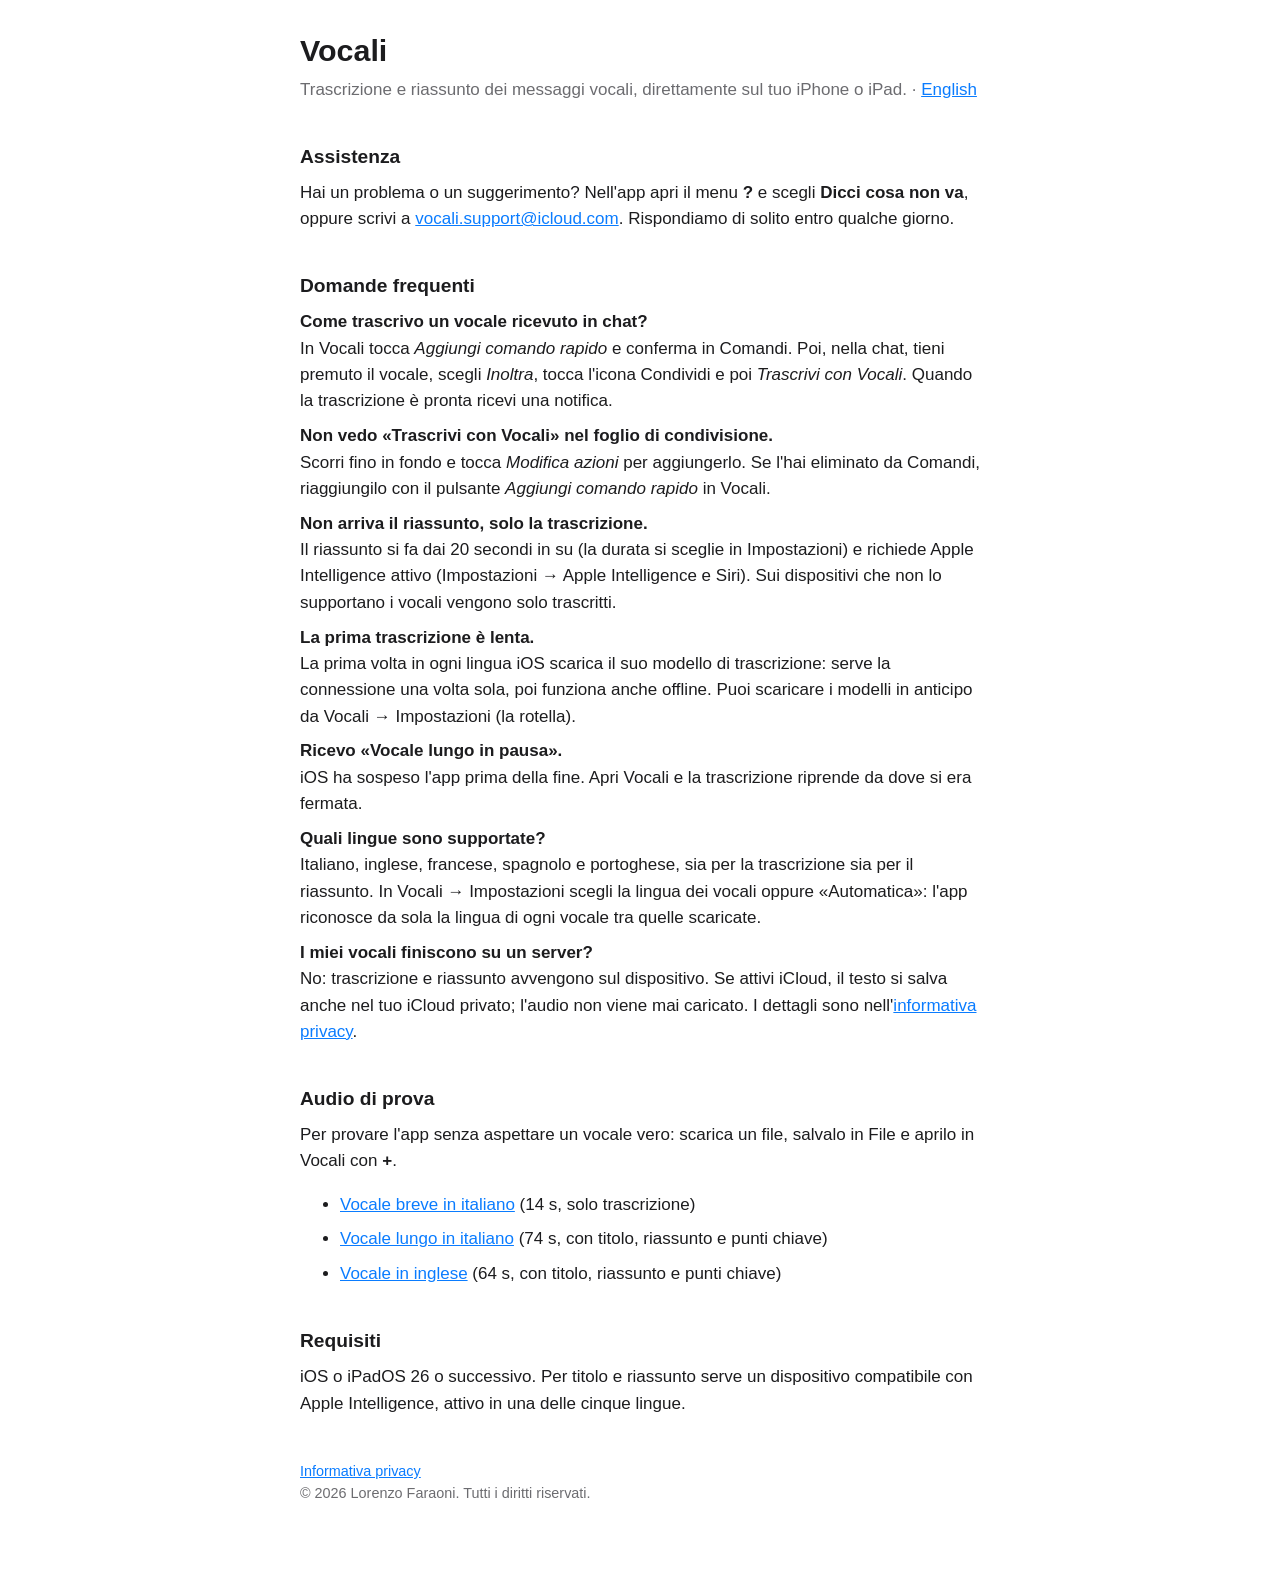
<file: index.html>
<!doctype html>
<html lang="it">
<head>
  <meta charset="utf-8">
  <meta name="viewport" content="width=device-width, initial-scale=1">
  <title>Vocali — Supporto</title>
  <link rel="stylesheet" href="stile.css">
</head>
<body>
<main>
  <h1>Vocali</h1>
  <p class="data">Trascrizione e riassunto dei messaggi vocali, direttamente sul tuo iPhone o iPad. · <a href="en/" lang="en">English</a></p>

  <h2>Assistenza</h2>
  <p>Hai un problema o un suggerimento? Nell'app apri il menu <strong>?</strong> e scegli <strong>Dicci cosa non va</strong>, oppure scrivi a <a href="mailto:vocali.support@icloud.com">vocali.support@icloud.com</a>. Rispondiamo di solito entro qualche giorno.</p>

  <h2>Domande frequenti</h2>

  <p><strong>Come trascrivo un vocale ricevuto in chat?</strong><br>
  In Vocali tocca <em>Aggiungi comando rapido</em> e conferma in Comandi. Poi, nella chat, tieni premuto il vocale, scegli <em>Inoltra</em>, tocca l'icona Condividi e poi <em>Trascrivi con Vocali</em>. Quando la trascrizione è pronta ricevi una notifica.</p>

  <p><strong>Non vedo «Trascrivi con Vocali» nel foglio di condivisione.</strong><br>
  Scorri fino in fondo e tocca <em>Modifica azioni</em> per aggiungerlo. Se l'hai eliminato da Comandi, riaggiungilo con il pulsante <em>Aggiungi comando rapido</em> in Vocali.</p>

  <p><strong>Non arriva il riassunto, solo la trascrizione.</strong><br>
  Il riassunto si fa dai 20 secondi in su (la durata si sceglie in Impostazioni) e richiede Apple Intelligence attivo (Impostazioni → Apple Intelligence e Siri). Sui dispositivi che non lo supportano i vocali vengono solo trascritti.</p>

  <p><strong>La prima trascrizione è lenta.</strong><br>
  La prima volta in ogni lingua iOS scarica il suo modello di trascrizione: serve la connessione una volta sola, poi funziona anche offline. Puoi scaricare i modelli in anticipo da Vocali → Impostazioni (la rotella).</p>

  <p><strong>Ricevo «Vocale lungo in pausa».</strong><br>
  iOS ha sospeso l'app prima della fine. Apri Vocali e la trascrizione riprende da dove si era fermata.</p>

  <p><strong>Quali lingue sono supportate?</strong><br>
  Italiano, inglese, francese, spagnolo e portoghese, sia per la trascrizione sia per il riassunto. In Vocali → Impostazioni scegli la lingua dei vocali oppure «Automatica»: l'app riconosce da sola la lingua di ogni vocale tra quelle scaricate.</p>

  <p><strong>I miei vocali finiscono su un server?</strong><br>
  No: trascrizione e riassunto avvengono sul dispositivo. Se attivi iCloud, il testo si salva anche nel tuo iCloud privato; l'audio non viene mai caricato. I dettagli sono nell'<a href="privacy.html">informativa privacy</a>.</p>

  <h2>Audio di prova</h2>
  <p>Per provare l'app senza aspettare un vocale vero: scarica un file, salvalo in File e aprilo in Vocali con <strong>+</strong>.</p>
  <ul>
    <li><a href="audio/vocale-breve.m4a" download>Vocale breve in italiano</a> (14 s, solo trascrizione)</li>
    <li><a href="audio/vocale-lungo.m4a" download>Vocale lungo in italiano</a> (74 s, con titolo, riassunto e punti chiave)</li>
    <li><a href="audio/voice-message-en.m4a" download>Vocale in inglese</a> (64 s, con titolo, riassunto e punti chiave)</li>
  </ul>

  <h2>Requisiti</h2>
  <p>iOS o iPadOS 26 o successivo. Per titolo e riassunto serve un dispositivo compatibile con Apple Intelligence, attivo in una delle cinque lingue.</p>

  <footer><a href="privacy.html">Informativa privacy</a><br>© 2026 Lorenzo Faraoni. Tutti i diritti riservati.</footer>
</main>
</body>
</html>
</file>
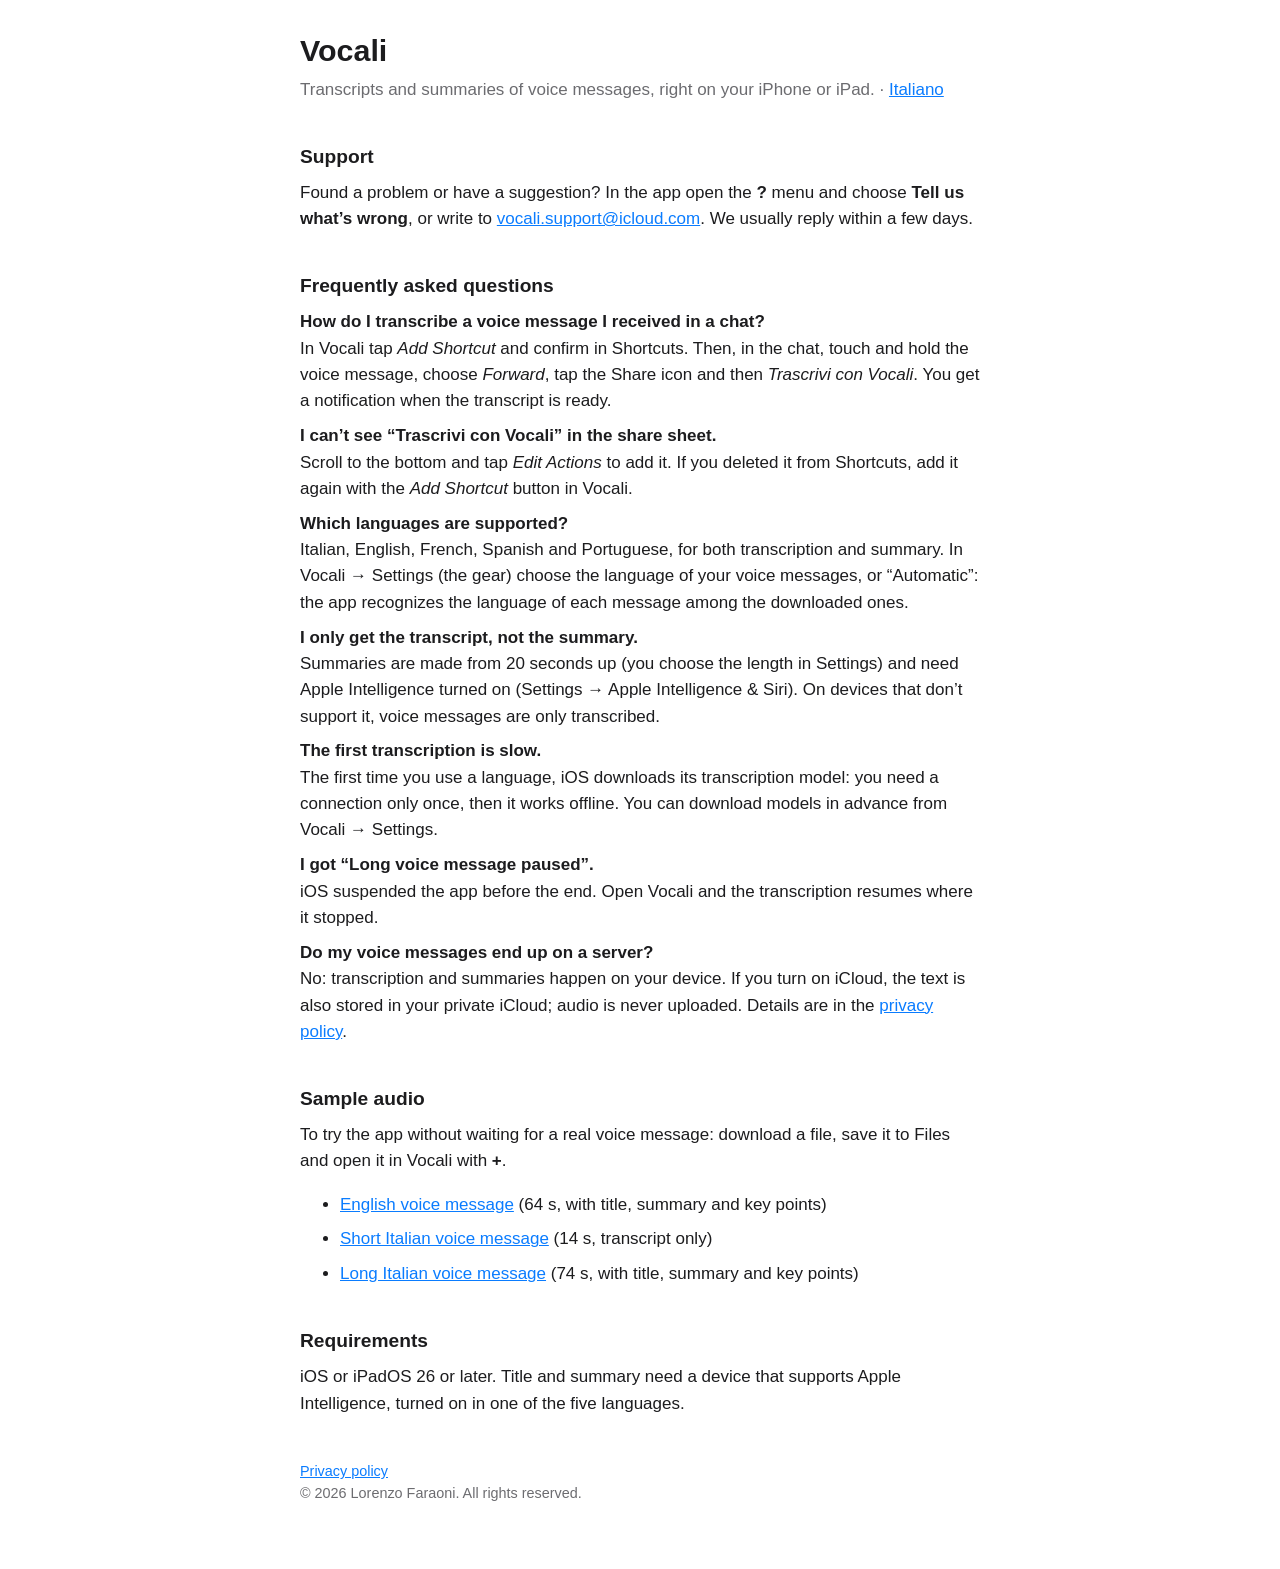
<file: en/index.html>
<!doctype html>
<html lang="en">
<head>
  <meta charset="utf-8">
  <meta name="viewport" content="width=device-width, initial-scale=1">
  <title>Vocali — Support</title>
  <link rel="stylesheet" href="../stile.css">
</head>
<body>
<main>
  <h1>Vocali</h1>
  <p class="data">Transcripts and summaries of voice messages, right on your iPhone or iPad. · <a href="../" lang="it">Italiano</a></p>

  <h2>Support</h2>
  <p>Found a problem or have a suggestion? In the app open the <strong>?</strong> menu and choose <strong>Tell us what’s wrong</strong>, or write to <a href="mailto:vocali.support@icloud.com">vocali.support@icloud.com</a>. We usually reply within a few days.</p>

  <h2>Frequently asked questions</h2>

  <p><strong>How do I transcribe a voice message I received in a chat?</strong><br>
  In Vocali tap <em>Add Shortcut</em> and confirm in Shortcuts. Then, in the chat, touch and hold the voice message, choose <em>Forward</em>, tap the Share icon and then <em>Trascrivi con Vocali</em>. You get a notification when the transcript is ready.</p>

  <p><strong>I can’t see “Trascrivi con Vocali” in the share sheet.</strong><br>
  Scroll to the bottom and tap <em>Edit Actions</em> to add it. If you deleted it from Shortcuts, add it again with the <em>Add Shortcut</em> button in Vocali.</p>

  <p><strong>Which languages are supported?</strong><br>
  Italian, English, French, Spanish and Portuguese, for both transcription and summary. In Vocali → Settings (the gear) choose the language of your voice messages, or “Automatic”: the app recognizes the language of each message among the downloaded ones.</p>

  <p><strong>I only get the transcript, not the summary.</strong><br>
  Summaries are made from 20 seconds up (you choose the length in Settings) and need Apple Intelligence turned on (Settings → Apple Intelligence &amp; Siri). On devices that don’t support it, voice messages are only transcribed.</p>

  <p><strong>The first transcription is slow.</strong><br>
  The first time you use a language, iOS downloads its transcription model: you need a connection only once, then it works offline. You can download models in advance from Vocali → Settings.</p>

  <p><strong>I got “Long voice message paused”.</strong><br>
  iOS suspended the app before the end. Open Vocali and the transcription resumes where it stopped.</p>

  <p><strong>Do my voice messages end up on a server?</strong><br>
  No: transcription and summaries happen on your device. If you turn on iCloud, the text is also stored in your private iCloud; audio is never uploaded. Details are in the <a href="privacy.html">privacy policy</a>.</p>

  <h2>Sample audio</h2>
  <p>To try the app without waiting for a real voice message: download a file, save it to Files and open it in Vocali with <strong>+</strong>.</p>
  <ul>
    <li><a href="../audio/voice-message-en.m4a" download>English voice message</a> (64 s, with title, summary and key points)</li>
    <li><a href="../audio/vocale-breve.m4a" download>Short Italian voice message</a> (14 s, transcript only)</li>
    <li><a href="../audio/vocale-lungo.m4a" download>Long Italian voice message</a> (74 s, with title, summary and key points)</li>
  </ul>

  <h2>Requirements</h2>
  <p>iOS or iPadOS 26 or later. Title and summary need a device that supports Apple Intelligence, turned on in one of the five languages.</p>

  <footer><a href="privacy.html">Privacy policy</a><br>© 2026 Lorenzo Faraoni. All rights reserved.</footer>
</main>
</body>
</html>
</file>
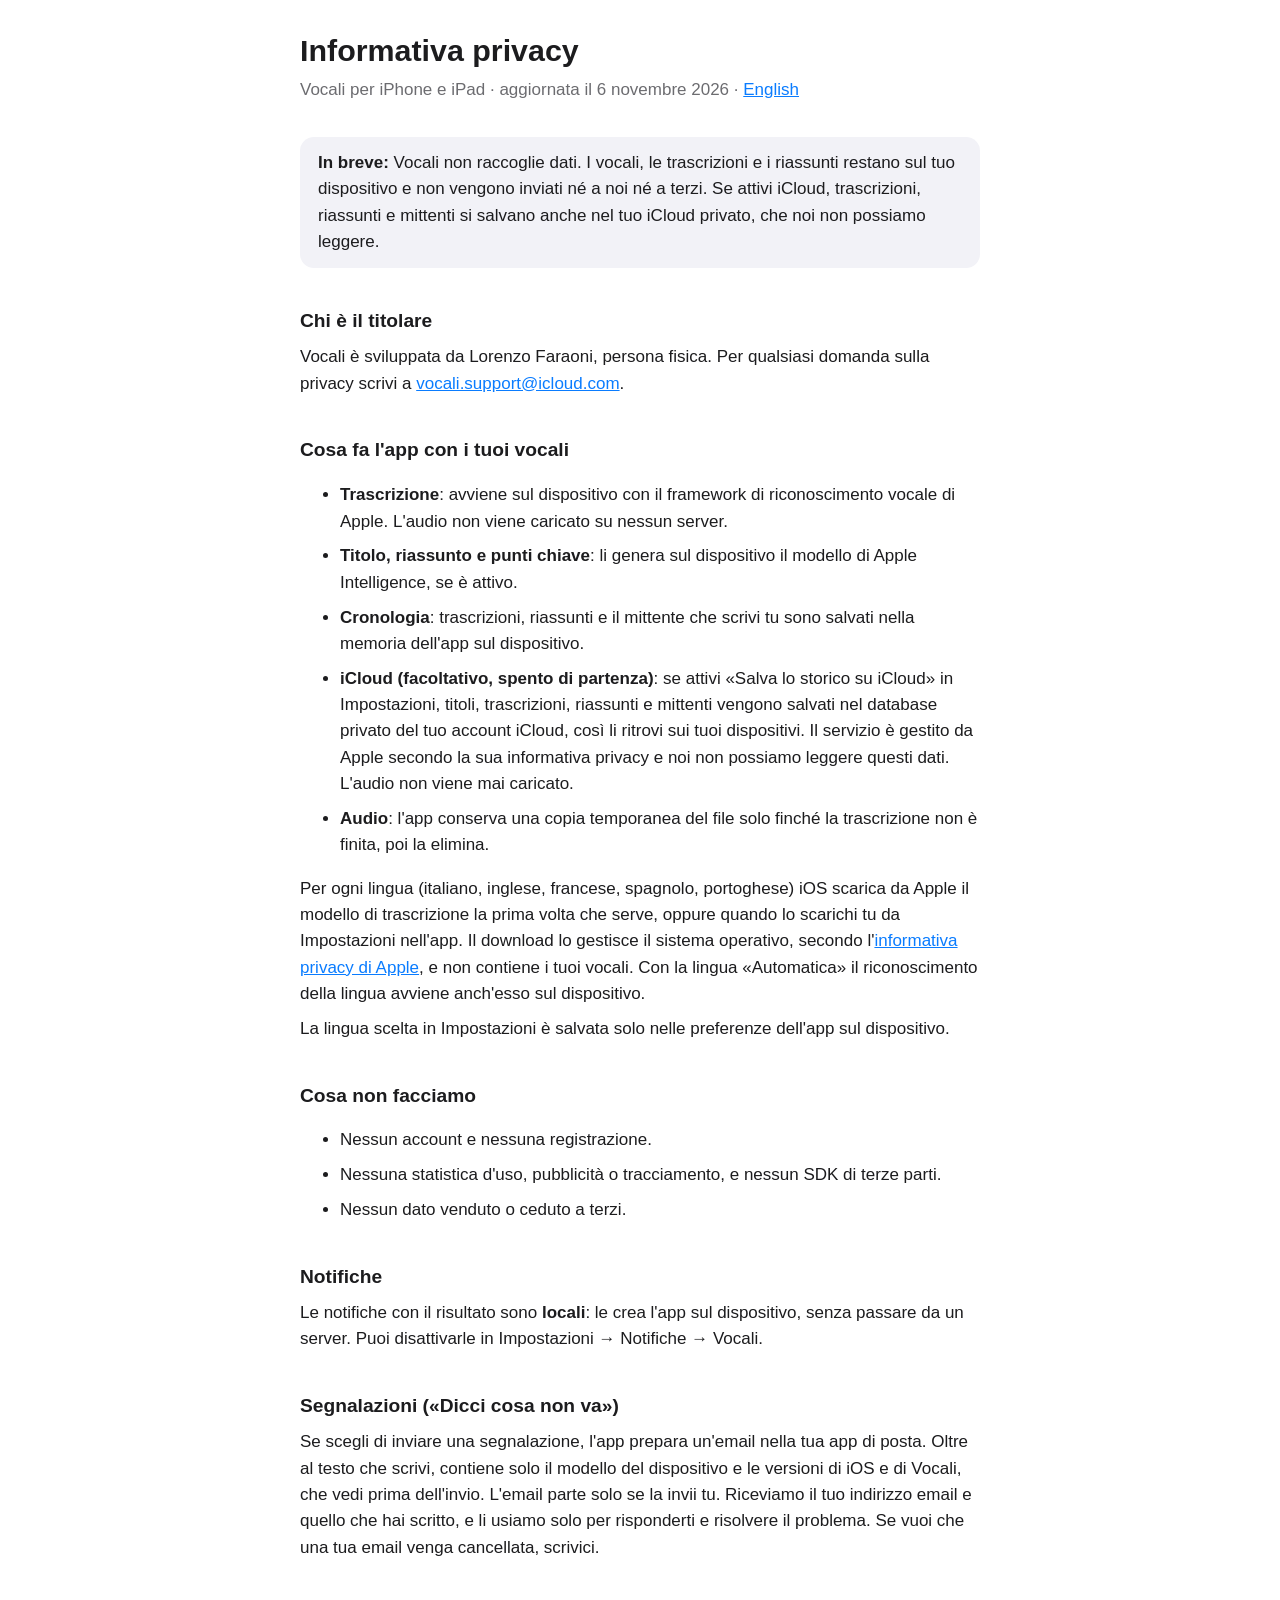
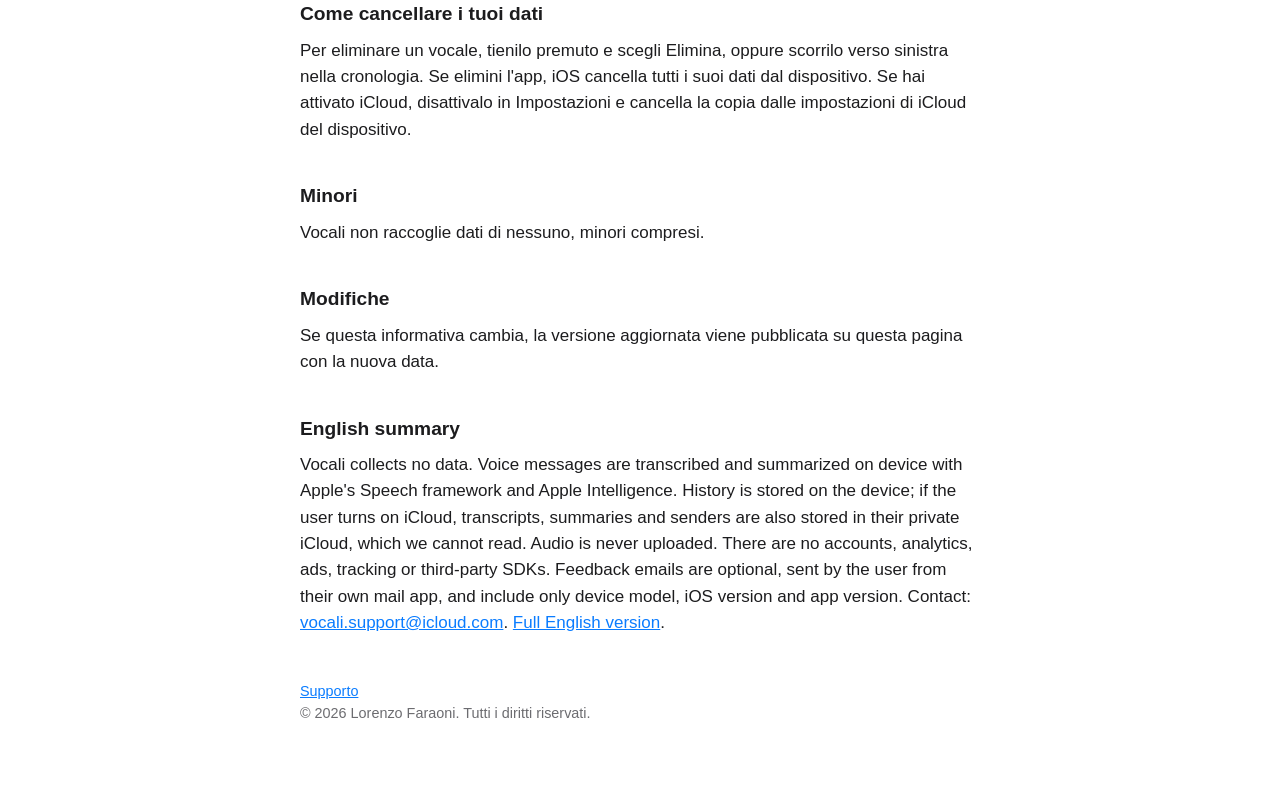
<file: privacy.html>
<!doctype html>
<html lang="it">
<head>
  <meta charset="utf-8">
  <meta name="viewport" content="width=device-width, initial-scale=1">
  <title>Vocali — Informativa privacy</title>
  <link rel="stylesheet" href="stile.css">
</head>
<body>
<main>
  <h1>Informativa privacy</h1>
  <p class="data">Vocali per iPhone e iPad · aggiornata il 6 novembre 2026 · <a href="en/privacy.html" lang="en">English</a></p>

  <div class="riquadro">
    <p><strong>In breve:</strong> Vocali non raccoglie dati. I vocali, le trascrizioni e i riassunti restano sul tuo dispositivo e non vengono inviati né a noi né a terzi. Se attivi iCloud, trascrizioni, riassunti e mittenti si salvano anche nel tuo iCloud privato, che noi non possiamo leggere.</p>
  </div>

  <h2>Chi è il titolare</h2>
  <p>Vocali è sviluppata da Lorenzo Faraoni, persona fisica. Per qualsiasi domanda sulla privacy scrivi a <a href="mailto:vocali.support@icloud.com">vocali.support@icloud.com</a>.</p>

  <h2>Cosa fa l'app con i tuoi vocali</h2>
  <ul>
    <li><strong>Trascrizione</strong>: avviene sul dispositivo con il framework di riconoscimento vocale di Apple. L'audio non viene caricato su nessun server.</li>
    <li><strong>Titolo, riassunto e punti chiave</strong>: li genera sul dispositivo il modello di Apple Intelligence, se è attivo.</li>
    <li><strong>Cronologia</strong>: trascrizioni, riassunti e il mittente che scrivi tu sono salvati nella memoria dell'app sul dispositivo.</li>
    <li><strong>iCloud (facoltativo, spento di partenza)</strong>: se attivi «Salva lo storico su iCloud» in Impostazioni, titoli, trascrizioni, riassunti e mittenti vengono salvati nel database privato del tuo account iCloud, così li ritrovi sui tuoi dispositivi. Il servizio è gestito da Apple secondo la sua informativa privacy e noi non possiamo leggere questi dati. L'audio non viene mai caricato.</li>
    <li><strong>Audio</strong>: l'app conserva una copia temporanea del file solo finché la trascrizione non è finita, poi la elimina.</li>
  </ul>
  <p>Per ogni lingua (italiano, inglese, francese, spagnolo, portoghese) iOS scarica da Apple il modello di trascrizione la prima volta che serve, oppure quando lo scarichi tu da Impostazioni nell'app. Il download lo gestisce il sistema operativo, secondo l'<a href="https://www.apple.com/it/legal/privacy/">informativa privacy di Apple</a>, e non contiene i tuoi vocali. Con la lingua «Automatica» il riconoscimento della lingua avviene anch'esso sul dispositivo.</p>
  <p>La lingua scelta in Impostazioni è salvata solo nelle preferenze dell'app sul dispositivo.</p>

  <h2>Cosa non facciamo</h2>
  <ul>
    <li>Nessun account e nessuna registrazione.</li>
    <li>Nessuna statistica d'uso, pubblicità o tracciamento, e nessun SDK di terze parti.</li>
    <li>Nessun dato venduto o ceduto a terzi.</li>
  </ul>

  <h2>Notifiche</h2>
  <p>Le notifiche con il risultato sono <strong>locali</strong>: le crea l'app sul dispositivo, senza passare da un server. Puoi disattivarle in Impostazioni → Notifiche → Vocali.</p>

  <h2>Segnalazioni («Dicci cosa non va»)</h2>
  <p>Se scegli di inviare una segnalazione, l'app prepara un'email nella tua app di posta. Oltre al testo che scrivi, contiene solo il modello del dispositivo e le versioni di iOS e di Vocali, che vedi prima dell'invio. L'email parte solo se la invii tu. Riceviamo il tuo indirizzo email e quello che hai scritto, e li usiamo solo per risponderti e risolvere il problema. Se vuoi che una tua email venga cancellata, scrivici.</p>

  <h2>Come cancellare i tuoi dati</h2>
  <p>Per eliminare un vocale, tienilo premuto e scegli Elimina, oppure scorrilo verso sinistra nella cronologia. Se elimini l'app, iOS cancella tutti i suoi dati dal dispositivo. Se hai attivato iCloud, disattivalo in Impostazioni e cancella la copia dalle impostazioni di iCloud del dispositivo.</p>

  <h2>Minori</h2>
  <p>Vocali non raccoglie dati di nessuno, minori compresi.</p>

  <h2>Modifiche</h2>
  <p>Se questa informativa cambia, la versione aggiornata viene pubblicata su questa pagina con la nuova data.</p>

  <h2 lang="en">English summary</h2>
  <p lang="en">Vocali collects no data. Voice messages are transcribed and summarized on device with Apple's Speech framework and Apple Intelligence. History is stored on the device; if the user turns on iCloud, transcripts, summaries and senders are also stored in their private iCloud, which we cannot read. Audio is never uploaded. There are no accounts, analytics, ads, tracking or third-party SDKs. Feedback emails are optional, sent by the user from their own mail app, and include only device model, iOS version and app version. Contact: <a href="mailto:vocali.support@icloud.com">vocali.support@icloud.com</a>. <a href="en/privacy.html">Full English version</a>.</p>

  <footer><a href="./">Supporto</a><br>© 2026 Lorenzo Faraoni. Tutti i diritti riservati.</footer>
</main>
</body>
</html>
</file>
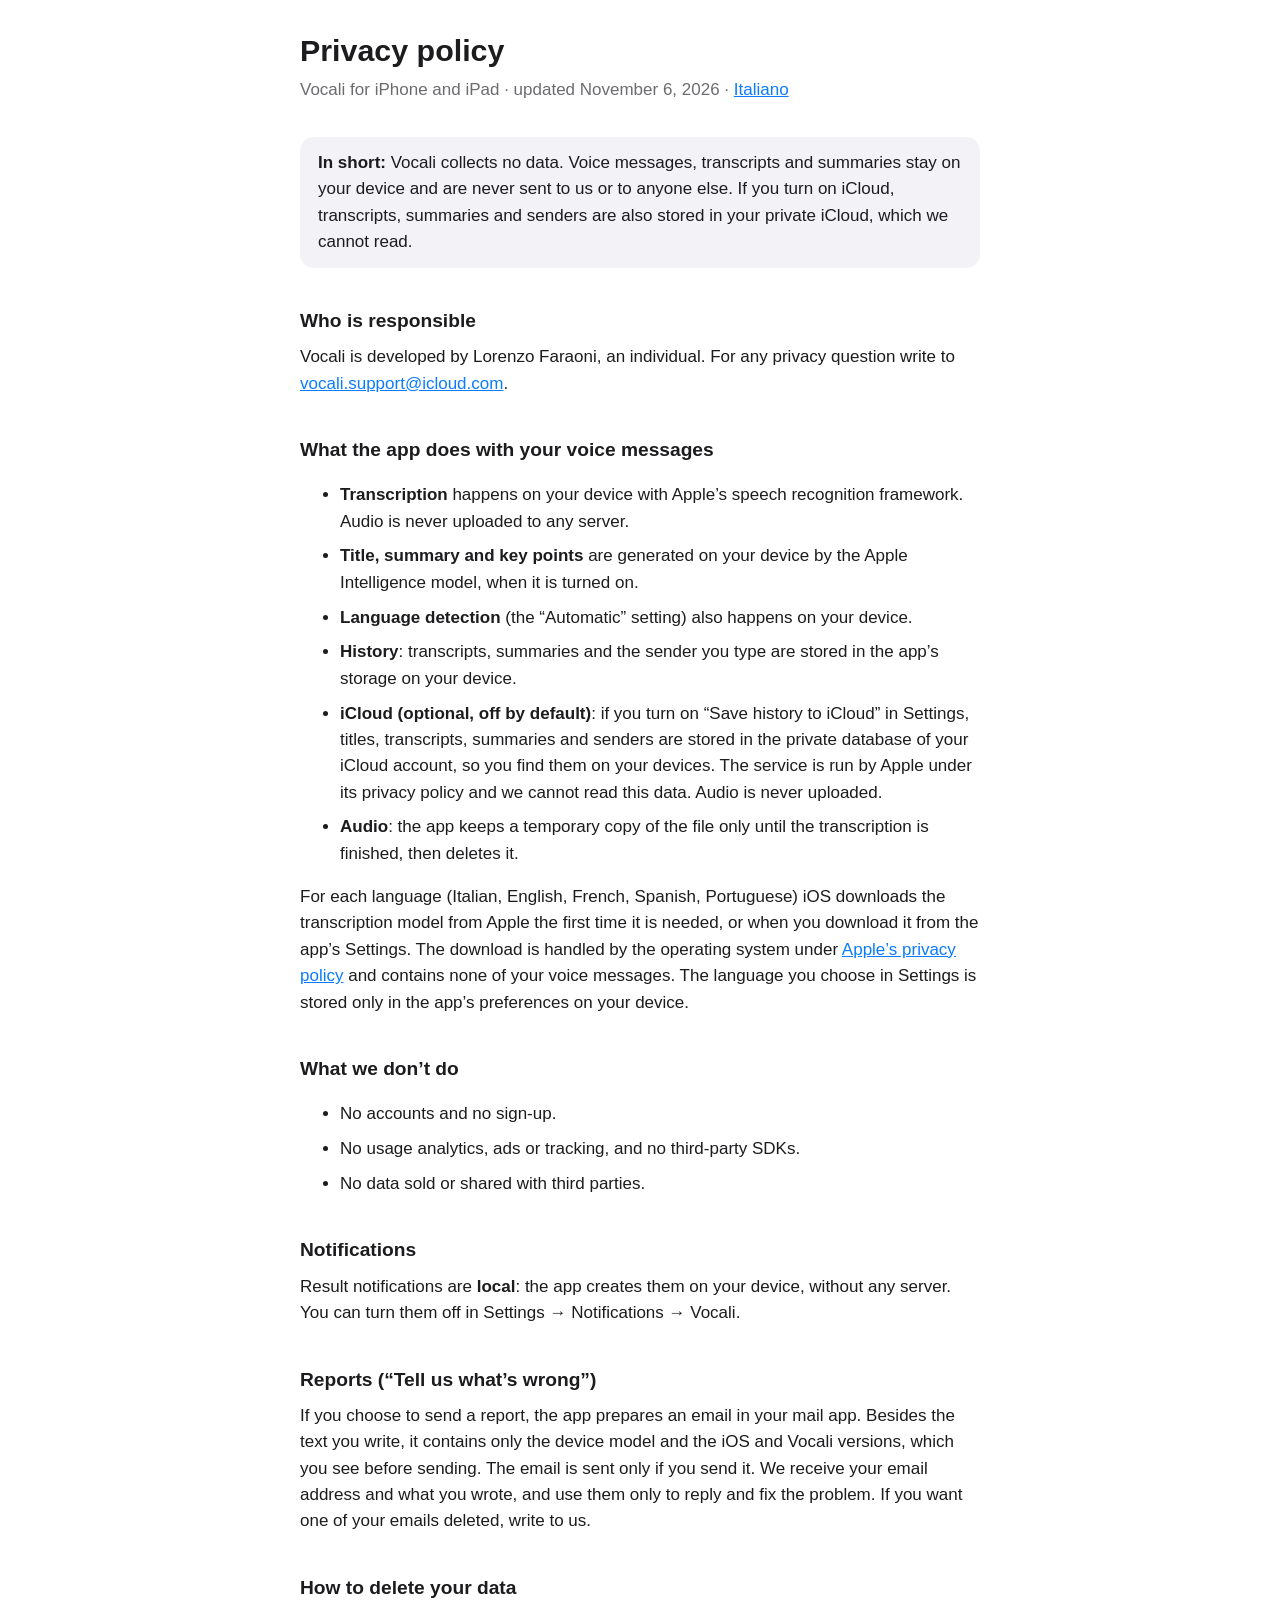
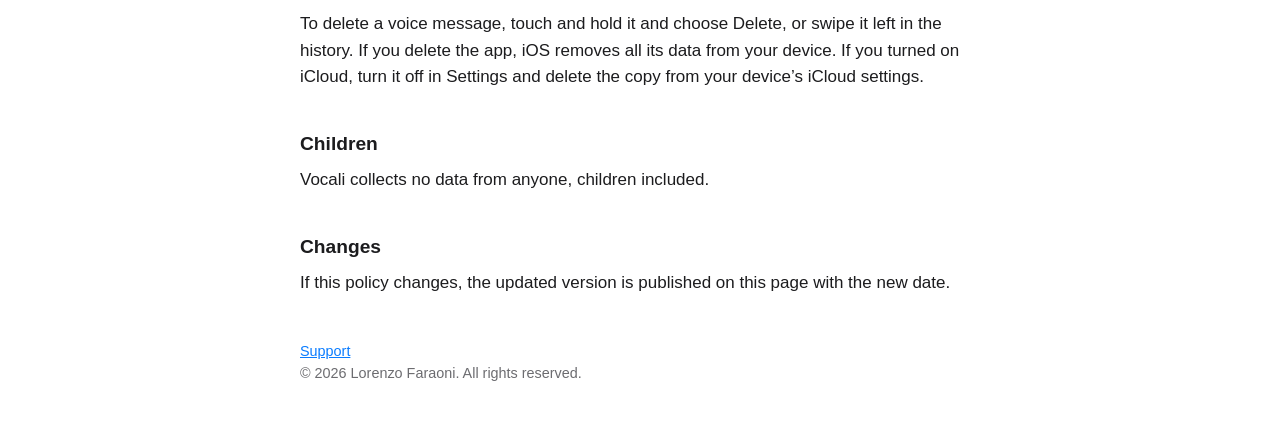
<file: en/privacy.html>
<!doctype html>
<html lang="en">
<head>
  <meta charset="utf-8">
  <meta name="viewport" content="width=device-width, initial-scale=1">
  <title>Vocali — Privacy policy</title>
  <link rel="stylesheet" href="../stile.css">
</head>
<body>
<main>
  <h1>Privacy policy</h1>
  <p class="data">Vocali for iPhone and iPad · updated November 6, 2026 · <a href="../privacy.html" lang="it">Italiano</a></p>

  <div class="riquadro">
    <p><strong>In short:</strong> Vocali collects no data. Voice messages, transcripts and summaries stay on your device and are never sent to us or to anyone else. If you turn on iCloud, transcripts, summaries and senders are also stored in your private iCloud, which we cannot read.</p>
  </div>

  <h2>Who is responsible</h2>
  <p>Vocali is developed by Lorenzo Faraoni, an individual. For any privacy question write to <a href="mailto:vocali.support@icloud.com">vocali.support@icloud.com</a>.</p>

  <h2>What the app does with your voice messages</h2>
  <ul>
    <li><strong>Transcription</strong> happens on your device with Apple’s speech recognition framework. Audio is never uploaded to any server.</li>
    <li><strong>Title, summary and key points</strong> are generated on your device by the Apple Intelligence model, when it is turned on.</li>
    <li><strong>Language detection</strong> (the “Automatic” setting) also happens on your device.</li>
    <li><strong>History</strong>: transcripts, summaries and the sender you type are stored in the app’s storage on your device.</li>
    <li><strong>iCloud (optional, off by default)</strong>: if you turn on “Save history to iCloud” in Settings, titles, transcripts, summaries and senders are stored in the private database of your iCloud account, so you find them on your devices. The service is run by Apple under its privacy policy and we cannot read this data. Audio is never uploaded.</li>
    <li><strong>Audio</strong>: the app keeps a temporary copy of the file only until the transcription is finished, then deletes it.</li>
  </ul>
  <p>For each language (Italian, English, French, Spanish, Portuguese) iOS downloads the transcription model from Apple the first time it is needed, or when you download it from the app’s Settings. The download is handled by the operating system under <a href="https://www.apple.com/legal/privacy/">Apple’s privacy policy</a> and contains none of your voice messages. The language you choose in Settings is stored only in the app’s preferences on your device.</p>

  <h2>What we don’t do</h2>
  <ul>
    <li>No accounts and no sign-up.</li>
    <li>No usage analytics, ads or tracking, and no third-party SDKs.</li>
    <li>No data sold or shared with third parties.</li>
  </ul>

  <h2>Notifications</h2>
  <p>Result notifications are <strong>local</strong>: the app creates them on your device, without any server. You can turn them off in Settings → Notifications → Vocali.</p>

  <h2>Reports (“Tell us what’s wrong”)</h2>
  <p>If you choose to send a report, the app prepares an email in your mail app. Besides the text you write, it contains only the device model and the iOS and Vocali versions, which you see before sending. The email is sent only if you send it. We receive your email address and what you wrote, and use them only to reply and fix the problem. If you want one of your emails deleted, write to us.</p>

  <h2>How to delete your data</h2>
  <p>To delete a voice message, touch and hold it and choose Delete, or swipe it left in the history. If you delete the app, iOS removes all its data from your device. If you turned on iCloud, turn it off in Settings and delete the copy from your device’s iCloud settings.</p>

  <h2>Children</h2>
  <p>Vocali collects no data from anyone, children included.</p>

  <h2>Changes</h2>
  <p>If this policy changes, the updated version is published on this page with the new date.</p>

  <footer><a href="./">Support</a><br>© 2026 Lorenzo Faraoni. All rights reserved.</footer>
</main>
</body>
</html>
</file>
<file: stile.css>
:root {
  color-scheme: light dark;
  --testo: #1c1c1e;
  --secondario: #6c6c70;
  --sfondo: #ffffff;
  --riquadro: #f2f2f7;
  --accento: #0a7cff;
}
@media (prefers-color-scheme: dark) {
  :root {
    --testo: #f2f2f7;
    --secondario: #a1a1a6;
    --sfondo: #000000;
    --riquadro: #1c1c1e;
    --accento: #4aa3ff;
  }
}
* { box-sizing: border-box; }
body {
  margin: 0;
  padding: 32px 16px 64px;
  background: var(--sfondo);
  color: var(--testo);
  font: 17px/1.55 -apple-system, BlinkMacSystemFont, "Helvetica Neue", sans-serif;
}
main { max-width: 680px; margin: 0 auto; }
h1 { font-size: 1.9rem; line-height: 1.2; margin: 0 0 4px; }
h2 { font-size: 1.2rem; margin: 2em 0 0.4em; }
p, li { margin: 0.5em 0; }
a { color: var(--accento); }
.data { color: var(--secondario); margin-bottom: 2em; }
.riquadro { background: var(--riquadro); border-radius: 14px; padding: 4px 18px; margin: 1.5em 0; }
footer { margin-top: 3em; color: var(--secondario); font-size: 0.9rem; }
</file>
